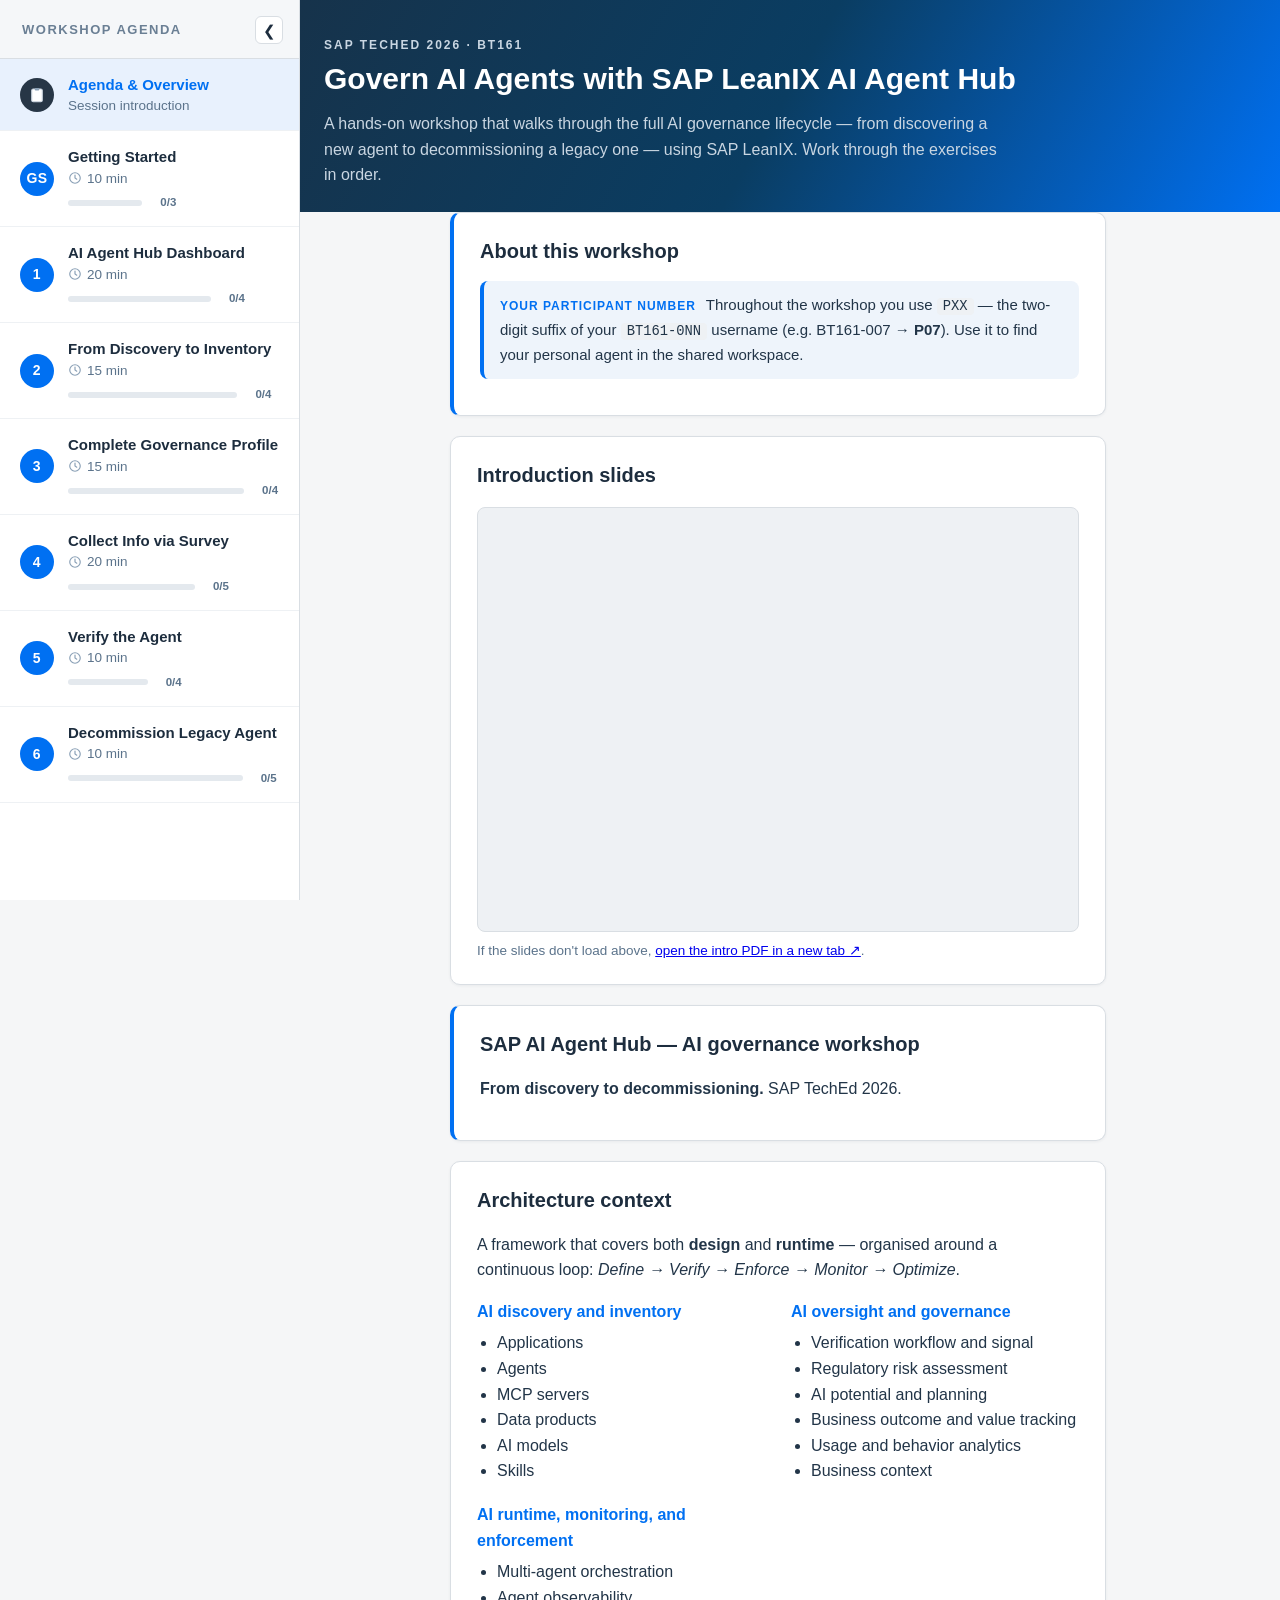
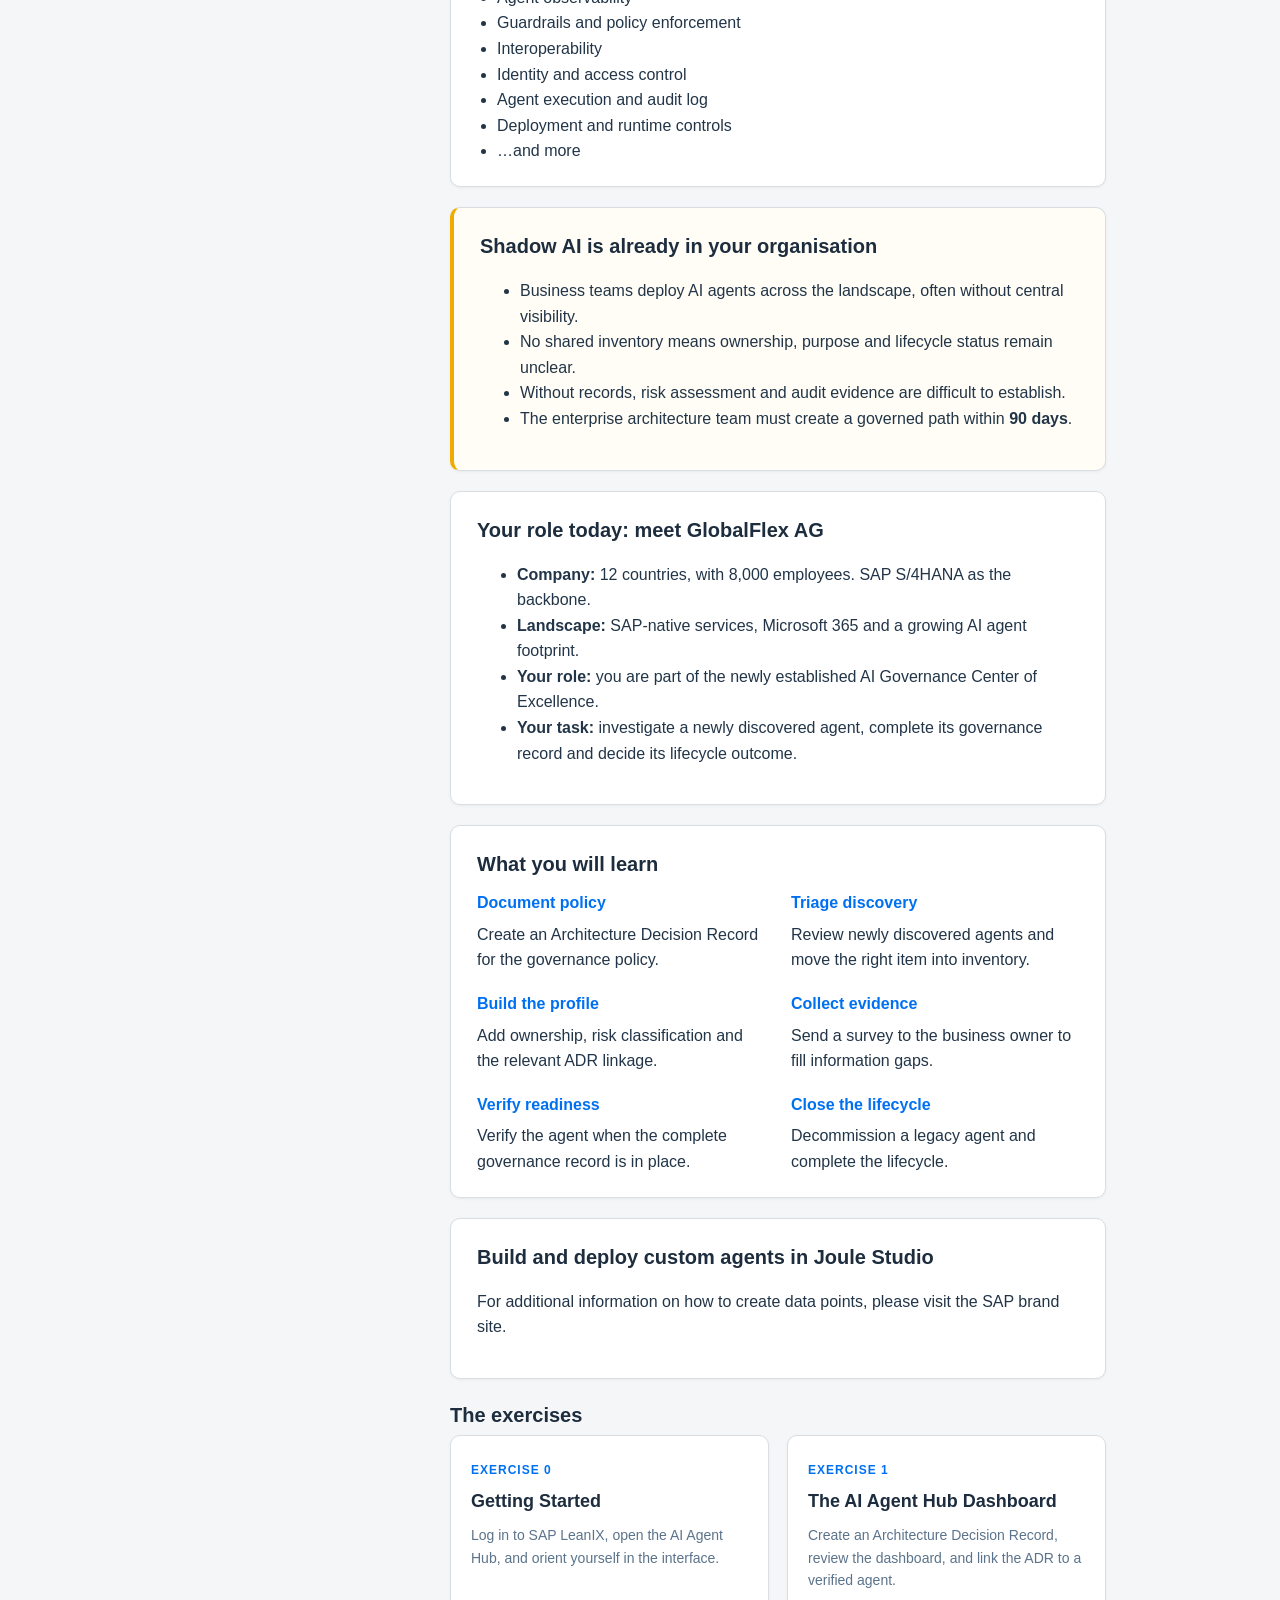
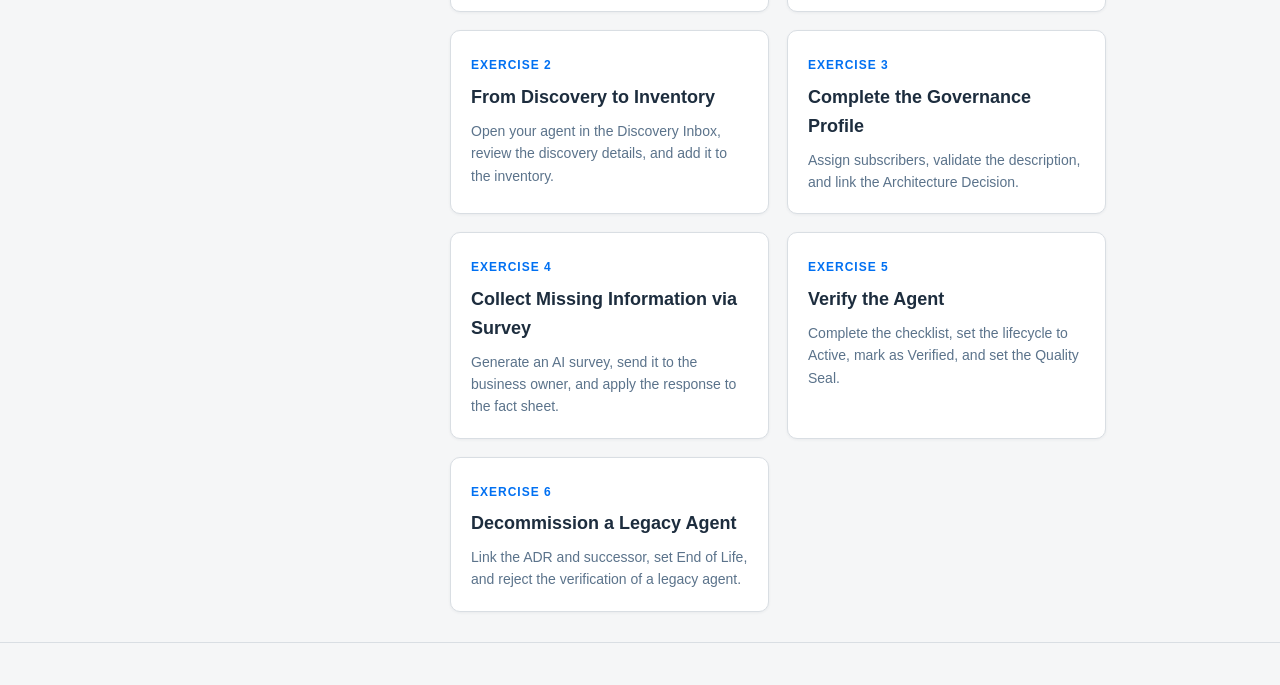
<file: index.html>
<!DOCTYPE html>
<html lang="en">
<head>
<meta charset="utf-8">
<meta name="viewport" content="width=device-width, initial-scale=1">
<title>SAP TechEd BT161 — AI Agent Hub Workshop</title>
<link rel="stylesheet" href="styles.css">
</head>
<body data-current="home">
<header class="site-header">
  <div class="wrap">
    <p class="kicker">SAP TechEd 2026 · BT161</p>
    <h1>Govern AI Agents with SAP LeanIX AI Agent Hub</h1>
    <p>A hands-on workshop that walks through the full AI governance lifecycle — from discovering a new agent to decommissioning a legacy one — using SAP LeanIX. Work through the exercises in order.</p>
  </div>
</header>

<main class="wrap">
  <section class="section overview">
    <h2>About this workshop</h2>
    <div class="note"><span class="lbl">Your participant number</span> Throughout the workshop you use <code>PXX</code> — the two-digit suffix of your <code>BT161-0NN</code> username (e.g. BT161-007 → <strong>P07</strong>). Use it to find your personal agent in the shared workspace.</div>
  </section>

  <!-- ===== Intro deck: BT161_AI_Agent_Hub_Intro.pdf ===== -->
  <section class="section">
    <h2>Introduction slides</h2>
    <div class="pdf-embed">
      <iframe src="https://docs.google.com/gview?embedded=true&url=https://github.com/SAP-samples/teched2026-BT161/raw/main/BT161_AI_Agent_Hub_Intro%20.pdf" title="BT161 AI Agent Hub intro slides"></iframe>
    </div>
    <p class="pdf-fallback">If the slides don't load above, <a href="https://github.com/SAP-samples/teched2026-BT161/raw/main/BT161_AI_Agent_Hub_Intro%20.pdf" target="_blank" rel="noopener">open the intro PDF in a new tab ↗</a>.</p>
  </section>

  <section class="section overview">
    <h2>SAP AI Agent Hub — AI governance workshop</h2>
    <p><strong>From discovery to decommissioning.</strong> SAP TechEd 2026.</p>
  </section>

  <section class="section">
    <h2>Architecture context</h2>
    <p>A framework that covers both <strong>design</strong> and <strong>runtime</strong> — organised around a continuous loop: <em>Define → Verify → Enforce → Monitor → Optimize</em>.</p>
    <div class="two-col">
      <div>
        <h3>AI discovery and inventory</h3>
        <ul>
          <li>Applications</li>
          <li>Agents</li>
          <li>MCP servers</li>
          <li>Data products</li>
          <li>AI models</li>
          <li>Skills</li>
        </ul>
      </div>
      <div>
        <h3>AI oversight and governance</h3>
        <ul>
          <li>Verification workflow and signal</li>
          <li>Regulatory risk assessment</li>
          <li>AI potential and planning</li>
          <li>Business outcome and value tracking</li>
          <li>Usage and behavior analytics</li>
          <li>Business context</li>
        </ul>
      </div>
      <div>
        <h3>AI runtime, monitoring, and enforcement</h3>
        <ul>
          <li>Multi-agent orchestration</li>
          <li>Agent observability</li>
          <li>Guardrails and policy enforcement</li>
          <li>Interoperability</li>
          <li>Identity and access control</li>
          <li>Agent execution and audit log</li>
          <li>Deployment and runtime controls</li>
          <li>…and more</li>
        </ul>
      </div>
    </div>
  </section>

  <section class="section background">
    <h2>Shadow AI is already in your organisation</h2>
    <ul>
      <li>Business teams deploy AI agents across the landscape, often without central visibility.</li>
      <li>No shared inventory means ownership, purpose and lifecycle status remain unclear.</li>
      <li>Without records, risk assessment and audit evidence are difficult to establish.</li>
      <li>The enterprise architecture team must create a governed path within <strong>90 days</strong>.</li>
    </ul>
  </section>

  <section class="section">
    <h2>Your role today: meet GlobalFlex AG</h2>
    <ul>
      <li><strong>Company:</strong> 12 countries, with 8,000 employees. SAP S/4HANA as the backbone.</li>
      <li><strong>Landscape:</strong> SAP-native services, Microsoft 365 and a growing AI agent footprint.</li>
      <li><strong>Your role:</strong> you are part of the newly established AI Governance Center of Excellence.</li>
      <li><strong>Your task:</strong> investigate a newly discovered agent, complete its governance record and decide its lifecycle outcome.</li>
    </ul>
  </section>

  <section class="section">
    <h2>What you will learn</h2>
    <div class="two-col">
      <div><h3>Document policy</h3><p>Create an Architecture Decision Record for the governance policy.</p></div>
      <div><h3>Triage discovery</h3><p>Review newly discovered agents and move the right item into inventory.</p></div>
      <div><h3>Build the profile</h3><p>Add ownership, risk classification and the relevant ADR linkage.</p></div>
      <div><h3>Collect evidence</h3><p>Send a survey to the business owner to fill information gaps.</p></div>
      <div><h3>Verify readiness</h3><p>Verify the agent when the complete governance record is in place.</p></div>
      <div><h3>Close the lifecycle</h3><p>Decommission a legacy agent and complete the lifecycle.</p></div>
    </div>
  </section>

  <section class="section">
    <h2>Build and deploy custom agents in Joule Studio</h2>
    <p>For additional information on how to create data points, please visit the SAP brand site.</p>
  </section>

  <h2 class="grid-head">The exercises</h2>
  <div class="grid">
    <a class="ex-card" href="ex0.html"><span class="tag">EXERCISE 0</span><h3>Getting Started</h3><p>Log in to SAP LeanIX, open the AI Agent Hub, and orient yourself in the interface.</p></a>
    <a class="ex-card" href="ex1.html"><span class="tag">EXERCISE 1</span><h3>The AI Agent Hub Dashboard</h3><p>Create an Architecture Decision Record, review the dashboard, and link the ADR to a verified agent.</p></a>
    <a class="ex-card" href="ex2.html"><span class="tag">EXERCISE 2</span><h3>From Discovery to Inventory</h3><p>Open your agent in the Discovery Inbox, review the discovery details, and add it to the inventory.</p></a>
    <a class="ex-card" href="ex3.html"><span class="tag">EXERCISE 3</span><h3>Complete the Governance Profile</h3><p>Assign subscribers, validate the description, and link the Architecture Decision.</p></a>
    <a class="ex-card" href="ex4.html"><span class="tag">EXERCISE 4</span><h3>Collect Missing Information via Survey</h3><p>Generate an AI survey, send it to the business owner, and apply the response to the fact sheet.</p></a>
    <a class="ex-card" href="ex5.html"><span class="tag">EXERCISE 5</span><h3>Verify the Agent</h3><p>Complete the checklist, set the lifecycle to Active, mark as Verified, and set the Quality Seal.</p></a>
    <a class="ex-card" href="ex6.html"><span class="tag">EXERCISE 6</span><h3>Decommission a Legacy Agent</h3><p>Link the ADR and successor, set End of Life, and reject the verification of a legacy agent.</p></a>
  </div>
</main>

<footer>
  <div class="wrap"></div>
</footer>
<script src="sidebar.js"></script>
<script src="lightbox.js"></script>
</body>
</html>
</file>
<file: styles.css>
:root {
  --sap-blue: #0070f2;
  --sap-dark: #1d2d3e;
  --sap-gold: #f0ab00;
  --bg: #f5f6f7;
  --card: #ffffff;
  --text: #223548;
  --muted: #5b738b;
  --border: #d9dee3;
  --ok: #107e3e;
  --radius: 10px;
}

* { box-sizing: border-box; }

body {
  margin: 0;
  font-family: "72", "Segoe UI", -apple-system, BlinkMacSystemFont, Roboto, Arial, sans-serif;
  color: var(--text);
  background: var(--bg);
  line-height: 1.6;
}

/* ---------- Header ---------- */
.site-header {
  background: linear-gradient(120deg, var(--sap-dark) 0%, #0a3d62 60%, var(--sap-blue) 100%);
  color: #fff;
  padding: 28px 0 24px;
}
.site-header .wrap { max-width: 980px; margin: 0 auto; padding: 0 24px; }
.kicker {
  text-transform: uppercase;
  letter-spacing: 2px;
  font-size: 12px;
  font-weight: 700;
  color: var(--sap-gold);
  margin: 0 0 6px;
}
.site-header h1 { margin: 0; font-size: 30px; font-weight: 700; }
.site-header p { margin: 8px 0 0; color: #c9d6e2; max-width: 680px; }

/* ---------- Layout ---------- */
.wrap { max-width: 980px; margin: 0 auto; padding: 0 24px; }
main { padding: 32px 0 60px; }

/* ---------- Breadcrumb / exercise nav ---------- */
.exnav {
  display: flex; flex-wrap: wrap; gap: 8px;
  margin: 20px auto; max-width: 980px; padding: 0 24px;
}
.exnav a {
  text-decoration: none;
  background: #fff;
  border: 1px solid var(--border);
  color: var(--sap-blue);
  padding: 6px 14px;
  border-radius: 999px;
  font-size: 14px;
  font-weight: 600;
  transition: all .15s;
}
.exnav a:hover { background: var(--sap-blue); color: #fff; border-color: var(--sap-blue); }
.exnav a.current { background: var(--sap-dark); color: #fff; border-color: var(--sap-dark); }

/* ---------- Cards / sections ---------- */
.section {
  background: var(--card);
  border: 1px solid var(--border);
  border-radius: var(--radius);
  padding: 22px 26px;
  margin: 0 0 20px;
  box-shadow: 0 1px 3px rgba(29,45,62,.06);
}
.section h2 { margin: 0 0 10px; font-size: 20px; color: var(--sap-dark); }
.section.overview { border-left: 4px solid var(--sap-blue); }
.section.background { border-left: 4px solid var(--sap-gold); background: #fffdf5; }

/* ---------- Steps ---------- */
.step {
  background: var(--card);
  border: 1px solid var(--border);
  border-radius: var(--radius);
  margin: 0 0 22px;
  overflow: hidden;
  box-shadow: 0 1px 3px rgba(29,45,62,.06);
}
.step-head {
  display: flex; align-items: center; gap: 14px;
  padding: 16px 24px;
  background: #eef4fb;
  border-bottom: 1px solid var(--border);
}
.step-num {
  flex: 0 0 auto;
  width: 38px; height: 38px;
  background: var(--sap-blue);
  color: #fff;
  border-radius: 50%;
  display: grid; place-items: center;
  font-weight: 700; font-size: 16px;
}
.step-head h3 { margin: 0; font-size: 18px; color: var(--sap-dark); }
.step-body { padding: 18px 24px 22px; }
.step-body ul, .step-body ol { margin: 0 0 4px; padding-left: 22px; }
.step-body li { margin: 6px 0; }
.step-body li strong { color: var(--sap-dark); }
.step-body ul.checklist { list-style: none; padding-left: 4px; }
.step-body ul.checklist li { position: relative; padding-left: 28px; }
.step-body ul.checklist li::before {
  content: "";
  position: absolute; left: 0; top: 3px;
  width: 16px; height: 16px;
  border: 2px solid #b9c4d0; border-radius: 4px;
  background: #fff;
}

/* ---------- Image per step ---------- */
figure.shot {
  margin: 18px 0 4px;
  border: 1px solid var(--border);
  border-radius: 8px;
  overflow: hidden;
  background: #fafbfc;
}
figure.shot img { display: block; width: 100%; height: auto; }
figure.shot figcaption {
  font-size: 13px; color: var(--muted);
  padding: 8px 14px;
  border-top: 1px solid var(--border);
  background: #fff;
}

/* ---------- Callouts ---------- */
.note, .tip, .warn, .prompt {
  border-radius: 8px;
  padding: 12px 16px;
  margin: 14px 0;
  font-size: 15px;
}
.note { background: #eef4fb; border-left: 4px solid var(--sap-blue); }
.tip  { background: #effaf2; border-left: 4px solid var(--ok); }
.warn { background: #fff7e6; border-left: 4px solid var(--sap-gold); }
.note .lbl, .tip .lbl, .warn .lbl {
  display: inline-block; font-weight: 700; font-size: 12px;
  text-transform: uppercase; letter-spacing: 1px; margin-right: 6px;
}
.note .lbl { color: var(--sap-blue); }
.tip .lbl { color: var(--ok); }
.warn .lbl { color: #b3730a; }

/* Explanatory "Why this matters / What this means" note */
.why {
  background: #f3effb;
  border-left: 4px solid #7a5af5;
  border-radius: 8px;
  padding: 12px 16px;
  margin: 14px 0;
  font-size: 15px;
}
.why .lbl {
  display: inline-block; font-weight: 700; font-size: 12px;
  text-transform: uppercase; letter-spacing: 1px; margin-right: 6px;
  color: #5b34e0;
}

.prompt {
  background: #1d2d3e;
  color: #e7eef5;
  border-left: 4px solid var(--sap-gold);
  font-family: ui-monospace, "SF Mono", Menlo, Consolas, monospace;
  font-size: 14px;
  white-space: pre-wrap;
}
.prompt .lbl {
  display: block; color: var(--sap-gold); font-family: inherit;
  font-size: 12px; text-transform: uppercase; letter-spacing: 1px; margin-bottom: 8px;
}
code { background: #eef1f4; padding: 1px 6px; border-radius: 4px; font-size: .92em; }

/* ---------- Tables ---------- */
.step-body table, .section table {
  width: 100%;
  border-collapse: collapse;
  margin: 16px 0 6px;
  font-size: 14.5px;
}
.step-body table th, .section table th {
  text-align: left;
  background: #eef4fb;
  color: var(--sap-dark);
  font-weight: 700;
  padding: 10px 14px;
  border: 1px solid var(--border);
}
.step-body table td, .section table td {
  padding: 10px 14px;
  border: 1px solid var(--border);
  vertical-align: top;
}
.step-body table tbody tr:nth-child(even),
.section table tbody tr:nth-child(even) { background: #fafbfc; }
.step-body table td:first-child { font-weight: 600; color: var(--sap-dark); white-space: nowrap; }
@media (max-width: 620px) {
  .step-body table td:first-child { white-space: normal; }
}

/* ---------- Pager ---------- */
.pager { display: flex; justify-content: space-between; gap: 12px; margin-top: 28px; }
.pager a {
  text-decoration: none; color: var(--sap-blue); font-weight: 600;
  border: 1px solid var(--border); background: #fff;
  padding: 10px 18px; border-radius: 8px;
}
.pager a:hover { background: var(--sap-blue); color: #fff; }
.pager .spacer { flex: 1; }

/* ---------- Index grid ---------- */
.grid { display: grid; grid-template-columns: repeat(auto-fill, minmax(260px, 1fr)); gap: 18px; }
.ex-card {
  display: block; text-decoration: none; color: inherit;
  background: var(--card); border: 1px solid var(--border);
  border-radius: var(--radius); padding: 20px; transition: all .15s;
  box-shadow: 0 1px 3px rgba(29,45,62,.06);
}
.ex-card:hover { transform: translateY(-3px); box-shadow: 0 6px 18px rgba(0,112,242,.15); border-color: var(--sap-blue); }
.ex-card .tag { font-size: 12px; font-weight: 700; color: var(--sap-blue); letter-spacing: 1px; }
.ex-card h3 { margin: 6px 0 8px; color: var(--sap-dark); font-size: 18px; }
.ex-card p { margin: 0; color: var(--muted); font-size: 14px; }

/* ---------- Footer ---------- */
footer {
  border-top: 1px solid var(--border);
  padding: 22px 0; margin-top: 30px;
  font-size: 13px; color: var(--muted);
}
footer .wrap a { color: var(--sap-blue); }

@media (max-width: 620px) {
  .site-header h1 { font-size: 24px; }
  .step-head { padding: 14px 16px; }
  .step-body { padding: 16px; }
  .section { padding: 18px; }
}

/* ============ Workshop Agenda sidebar ============ */
.agenda {
  position: fixed;
  top: 0; left: 0; bottom: 0;
  width: 300px;
  background: #fff;
  border-right: 1px solid var(--border);
  overflow-y: auto;
  overflow-x: hidden;
  z-index: 40;
  font-size: 15px;
  transition: width .2s ease;
}
.ag-head {
  display: flex; align-items: center; justify-content: space-between; gap: 8px;
  padding: 16px 16px 14px 22px;
  font-size: 13px; font-weight: 700; letter-spacing: 1.5px;
  color: #6a7f94;
  background: #f5f7f9;
  border-bottom: 1px solid var(--border);
  white-space: nowrap;
}
.ag-head-text { overflow: hidden; text-overflow: ellipsis; }
.ag-collapse-btn {
  flex: 0 0 auto;
  width: 28px; height: 28px;
  border: 1px solid var(--border); border-radius: 6px;
  background: #fff; color: var(--sap-dark);
  cursor: pointer; font-size: 15px; line-height: 1;
  display: grid; place-items: center;
  transition: background .12s;
}
.ag-collapse-btn:hover { background: #eef4fb; }
.ag-list { display: block; }
.ag-row {
  display: flex; align-items: center; gap: 14px;
  padding: 16px 20px;
  text-decoration: none;
  border-bottom: 1px solid #eef1f4;
  transition: background .12s;
}
.ag-row:hover { background: #f7fafe; }
.ag-current { background: #e8f1fd; }
.ag-current:hover { background: #e2edfb; }

.ag-badge {
  flex: 0 0 auto;
  width: 34px; height: 34px; border-radius: 50%;
  background: var(--sap-blue); color: #fff;
  display: grid; place-items: center;
  font-weight: 700; font-size: 14px; letter-spacing: .5px;
}
.ag-badge-cur { background: var(--sap-dark); }
.ag-icon {
  flex: 0 0 auto;
  width: 34px; height: 34px; border-radius: 50%;
  background: #273646;
  display: grid; place-items: center;
}
.ag-text { display: flex; flex-direction: column; line-height: 1.3; min-width: 0; }
.ag-title { font-weight: 700; color: var(--sap-dark); }
.ag-current .ag-title { color: var(--sap-blue); }
.ag-sub { color: var(--muted); font-size: 13.5px; margin-top: 2px; }
.ag-time {
  display: inline-flex; align-items: center; gap: 5px;
  color: var(--muted); font-size: 13.5px; margin-top: 3px;
}
.ag-clock { color: #8aa0b6; }

/* Mini progress bar inside each agenda row */
.ag-prog {
  display: flex; align-items: center; gap: 8px;
  margin-top: 8px;
}
.ag-prog-track {
  flex: 1 1 auto;
  height: 6px;
  background: #e4e9ee;
  border-radius: 999px;
  overflow: hidden;
}
.ag-prog-fill {
  display: block; height: 100%;
  width: 0;
  background: linear-gradient(90deg, var(--sap-blue), #37b6ff);
  border-radius: 999px;
  transition: width .3s ease;
}
.ag-prog-done .ag-prog-fill { background: linear-gradient(90deg, var(--ok), #3bbf6a); }
.ag-prog-txt {
  flex: 0 0 auto;
  font-size: 11.5px; font-weight: 700; color: var(--muted);
  min-width: 26px; text-align: right;
}
.ag-prog-done .ag-prog-txt { color: var(--ok); }
.ag-collapsed .agenda .ag-prog { display: none; }

.ag-res {
  margin: 18px 16px 26px;
  background: #eef5fe;
  border-radius: 10px;
  padding: 16px 18px;
}
.ag-res-head {
  font-weight: 700; color: var(--sap-blue);
  margin-bottom: 10px; font-size: 15px;
}
.ag-res-link {
  display: block;
  color: var(--sap-blue);
  text-decoration: none;
  padding: 6px 0;
  font-size: 14.5px;
}
.ag-res-link:hover { text-decoration: underline; }
.ag-arrow { font-size: 12px; }

/* ---- Collapsed sidebar (desktop rail) ---- */
.ag-collapsed .agenda { width: 72px; }
.ag-collapsed .agenda .ag-head-text,
.ag-collapsed .agenda .ag-text,
.ag-collapsed .agenda .ag-res { display: none; }
.ag-collapsed .agenda .ag-head {
  justify-content: center;
  padding-left: 0; padding-right: 0;
}
.ag-collapsed .agenda .ag-row {
  justify-content: center;
  padding: 16px 0;
  gap: 0;
}
/* Expand button rotates to point the other way when collapsed */
.ag-collapsed .ag-collapse-btn { transform: scaleX(-1); }

/* Shift page content to clear the fixed sidebar on wide screens */
.has-agenda .site-header > .wrap,
.has-agenda main.wrap,
.has-agenda .exnav,
.has-agenda footer > .wrap { margin-left: auto; margin-right: auto; }
.has-agenda .site-header,
.has-agenda main,
.has-agenda .exnav,
.has-agenda footer { padding-left: 300px; transition: padding-left .2s ease; }
.has-agenda .exnav { box-sizing: border-box; }
.has-agenda.ag-collapsed .site-header,
.has-agenda.ag-collapsed main,
.has-agenda.ag-collapsed .exnav,
.has-agenda.ag-collapsed footer { padding-left: 72px; }

/* Mobile toggle button (hidden on desktop) */
.ag-toggle {
  display: none;
  position: fixed; top: 12px; left: 12px; z-index: 60;
  background: var(--sap-dark); color: #fff;
  border: none; border-radius: 8px;
  padding: 8px 14px; font-size: 14px; font-weight: 600;
  cursor: pointer; box-shadow: 0 2px 6px rgba(0,0,0,.2);
}

@media (max-width: 1040px) {
  .has-agenda .site-header,
  .has-agenda main,
  .has-agenda .exnav,
  .has-agenda footer,
  .has-agenda.ag-collapsed .site-header,
  .has-agenda.ag-collapsed main,
  .has-agenda.ag-collapsed .exnav,
  .has-agenda.ag-collapsed footer { padding-left: 0; }
  .has-agenda .site-header { padding-top: 56px; }
  .ag-toggle { display: block; }
  .ag-collapse-btn { display: none; } /* collapse rail is a desktop feature */
  .agenda, .ag-collapsed .agenda {
    width: 300px;
    transform: translateX(-100%);
    transition: transform .22s ease;
    box-shadow: 2px 0 18px rgba(0,0,0,.18);
  }
  .ag-collapsed .agenda .ag-head-text,
  .ag-collapsed .agenda .ag-text,
  .ag-collapsed .agenda .ag-res { display: revert; }
  .ag-open .agenda { transform: translateX(0); }
}

/* ---------- Lightbox (click-to-zoom screenshots) ---------- */
.lb-overlay {
  position: fixed; inset: 0;
  background: rgba(16, 24, 33, .88);
  display: none;
  align-items: center; justify-content: center;
  flex-direction: column;
  z-index: 1000;
  padding: 40px;
  cursor: zoom-out;
}
.lb-overlay.lb-on { display: flex; }
.lb-img {
  max-width: 94vw;
  max-height: 84vh;
  object-fit: contain;
  border-radius: 6px;
  box-shadow: 0 10px 40px rgba(0,0,0,.5);
  background: #fff;
  cursor: default;
}
.lb-cap {
  color: #e7eef5;
  font-size: 14px;
  margin-top: 14px;
  max-width: 820px;
  text-align: center;
}
.lb-close {
  position: fixed; top: 18px; right: 24px;
  width: 44px; height: 44px;
  border: none; border-radius: 50%;
  background: rgba(255,255,255,.12);
  color: #fff; font-size: 28px; line-height: 1;
  cursor: pointer;
}
.lb-close:hover { background: rgba(255,255,255,.25); }
body.lb-locked { overflow: hidden; }

/* ---------- Intro deck (index) ---------- */
.pdf-embed {
  position: relative;
  width: 100%;
  aspect-ratio: 842 / 595; /* landscape slide ratio from the PDF */
  border: 1px solid var(--border);
  border-radius: 8px;
  overflow: hidden;
  background: #eef1f4;
  margin: 16px 0 8px;
}
.pdf-embed iframe { position: absolute; inset: 0; width: 100%; height: 100%; border: 0; }
.pdf-fallback { font-size: 13.5px; color: var(--muted); margin: 4px 0 0; }

.two-col {
  display: grid;
  grid-template-columns: repeat(auto-fit, minmax(240px, 1fr));
  gap: 18px 26px;
  margin-top: 8px;
}
.two-col h3 { margin: 0 0 6px; font-size: 16px; color: var(--sap-blue); }
.two-col ul { margin: 0; padding-left: 20px; }
.two-col p { margin: 0; color: var(--text); }

.grid-head {
  font-size: 20px; color: var(--sap-dark);
  margin: 10px 0 4px;
}
.has-agenda .grid-head { /* aligns with shifted content */ }

/* ---------- Per-exercise progress bar ---------- */
.exprog {
  max-width: 980px;
  margin: -4px auto 20px;
  padding: 14px 24px 16px;
}
.has-agenda .exprog { padding-left: 324px; transition: padding-left .2s ease; }
.has-agenda.ag-collapsed .exprog { padding-left: 96px; }
.exprog-top {
  display: flex; align-items: baseline; justify-content: space-between;
  margin-bottom: 8px;
}
.exprog-label { font-weight: 700; color: var(--sap-dark); font-size: 15px; }
.exprog-count { color: var(--muted); font-size: 13.5px; }
.exprog-track {
  position: relative;
  height: 10px;
  background: #e4e9ee;
  border-radius: 999px;
  overflow: hidden;
}
.exprog-fill {
  height: 100%;
  width: 0;
  background: linear-gradient(90deg, var(--sap-blue), #37b6ff);
  border-radius: 999px;
  transition: width .3s ease;
}
.exprog-complete .exprog-fill { background: linear-gradient(90deg, var(--ok), #3bbf6a); }
.exprog-complete .exprog-count { color: var(--ok); font-weight: 700; }
.exprog-reset {
  margin-top: 10px;
  background: none; border: 1px solid var(--border);
  color: var(--muted); border-radius: 6px;
  padding: 4px 12px; font-size: 13px; cursor: pointer;
}
.exprog-reset:hover { background: #f1f4f7; color: var(--sap-dark); }

/* Checkbox on each step header */
.step-head { position: relative; }
.step-check {
  margin-left: auto;
  display: inline-flex; align-items: center; gap: 8px;
  cursor: pointer; user-select: none;
  flex: 0 0 auto;
}
.step-check input { position: absolute; opacity: 0; width: 0; height: 0; }
.step-check-box {
  width: 22px; height: 22px;
  border: 2px solid #b9c4d0; border-radius: 6px;
  background: #fff;
  display: grid; place-items: center;
  transition: all .15s;
}
.step-check-box::after {
  content: ""; width: 6px; height: 11px;
  border: solid #fff; border-width: 0 2.5px 2.5px 0;
  transform: rotate(45deg) scale(0);
  margin-top: -2px;
  transition: transform .15s;
}
.step-check-txt { font-size: 13px; font-weight: 600; color: var(--muted); }
.step-check input:focus-visible + .step-check-box {
  outline: 2px solid var(--sap-blue); outline-offset: 2px;
}
.step-check input:checked + .step-check-box {
  background: var(--ok); border-color: var(--ok);
}
.step-check input:checked + .step-check-box::after { transform: rotate(45deg) scale(1); }
.step-check input:checked ~ .step-check-txt { color: var(--ok); }

/* Completed-step appearance */
.step-done .step-head { background: #eef9f1; }
.step-done .step-num { background: var(--ok); }

@media (max-width: 1040px) {
  .has-agenda .exprog,
  .has-agenda.ag-collapsed .exprog { padding-left: 24px; }
}
@media (max-width: 620px) {
  .step-check-txt { display: none; }
}
</file>
